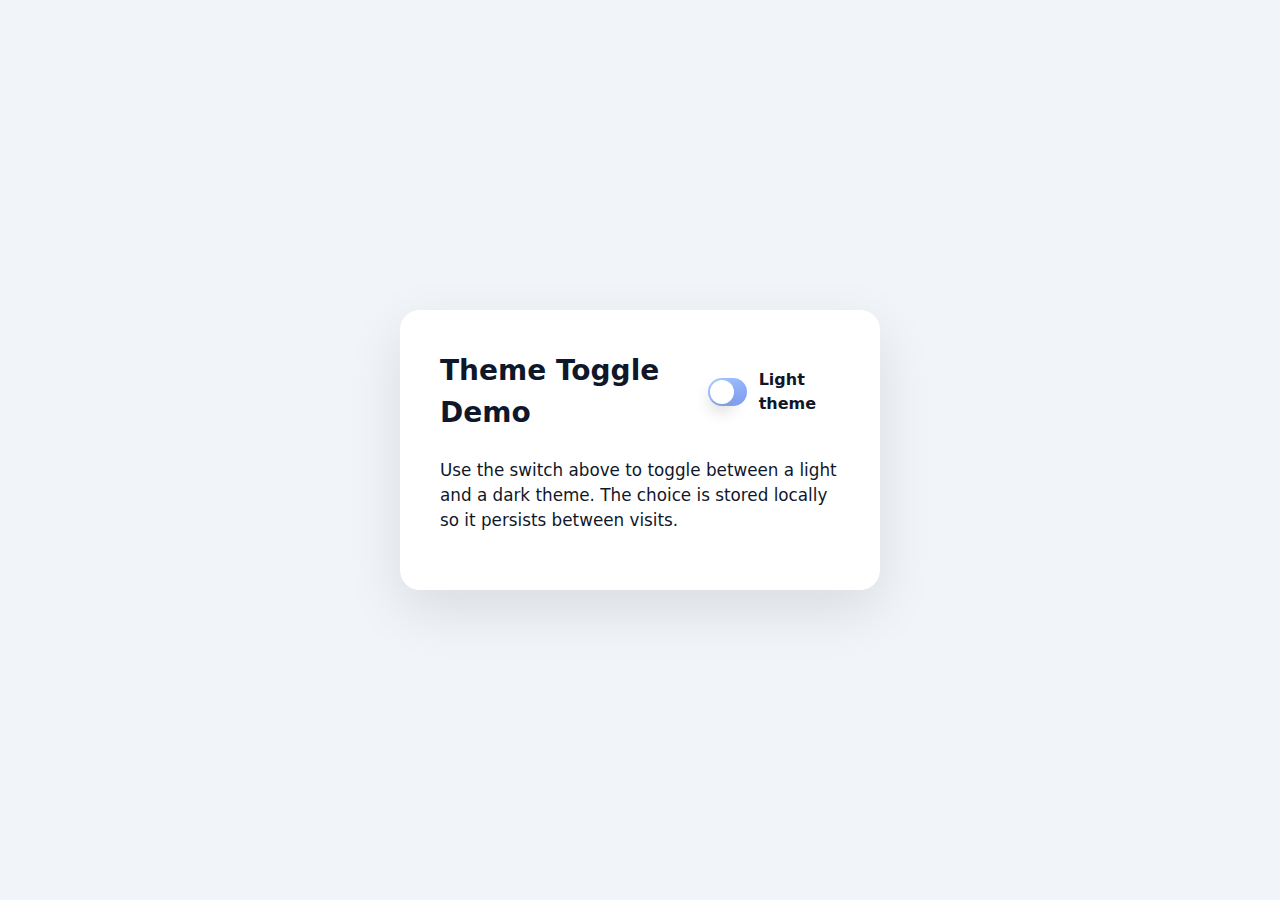
<file: index.html>
<!DOCTYPE html>
<html lang="en">
  <head>
    <meta charset="UTF-8" />
    <meta name="viewport" content="width=device-width, initial-scale=1.0" />
    <title>Theme Toggle Demo</title>
    <link rel="stylesheet" href="styles.css" />
  </head>
  <body class="theme-light">
    <main class="app">
      <header class="app__header">
        <h1>Theme Toggle Demo</h1>
        <label class="toggle" aria-label="Toggle between dark and light theme">
          <input type="checkbox" id="themeToggle" aria-live="polite" />
          <span class="toggle__track" aria-hidden="true">
            <span class="toggle__thumb"></span>
          </span>
          <span class="toggle__label" id="themeLabel">Light theme</span>
        </label>
      </header>
      <section class="app__content">
        <p>
          Use the switch above to toggle between a light and a dark theme. The choice
          is stored locally so it persists between visits.
        </p>
      </section>
    </main>
    <script src="script.js"></script>
  </body>
</html>
</file>
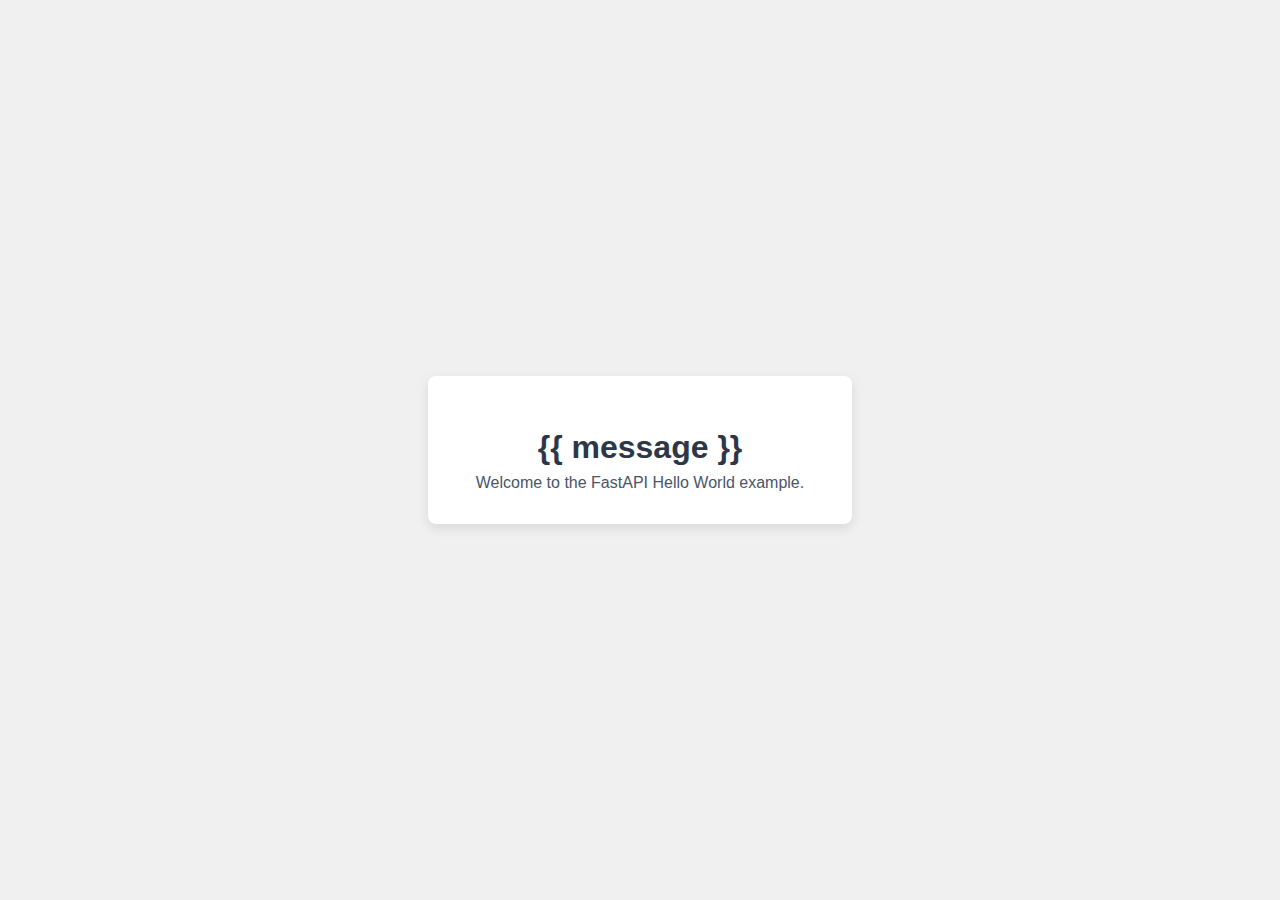
<file: templates/index.html>
<!DOCTYPE html>
<html lang="en">
<head>
    <meta charset="UTF-8">
    <meta name="viewport" content="width=device-width, initial-scale=1.0">
    <title>Hello World</title>
    <style>
        body {
            font-family: Arial, sans-serif;
            display: flex;
            justify-content: center;
            align-items: center;
            height: 100vh;
            margin: 0;
            background-color: #f0f0f0;
        }

        .container {
            text-align: center;
            background: white;
            padding: 2rem 3rem;
            border-radius: 8px;
            box-shadow: 0 4px 12px rgba(0, 0, 0, 0.1);
        }

        h1 {
            color: #2d3748;
            margin-bottom: 0.5rem;
        }

        p {
            color: #4a5568;
            margin: 0;
        }
    </style>
</head>
<body>
<div class="container">
    <h1>{{ message }}</h1>
    <p>Welcome to the FastAPI Hello World example.</p>
</div>
</body>
</html>
</file>
<file: styles.css>
:root {
  color-scheme: light dark;
  font-family: "Inter", system-ui, -apple-system, BlinkMacSystemFont, "Segoe UI",
    sans-serif;
  line-height: 1.5;
  font-size: 16px;
}

* {
  box-sizing: border-box;
}

body {
  margin: 0;
  min-height: 100vh;
  display: flex;
  align-items: center;
  justify-content: center;
  transition: background-color 0.3s ease, color 0.3s ease;
}

.app {
  width: min(90vw, 480px);
  padding: 2.5rem;
  border-radius: 1.25rem;
  box-shadow: 0 1.25rem 3.5rem rgba(0, 0, 0, 0.1);
  transition: background-color 0.3s ease, color 0.3s ease, box-shadow 0.3s ease;
}

.app__header {
  display: flex;
  align-items: center;
  justify-content: space-between;
  gap: 1.5rem;
  margin-bottom: 1.5rem;
}

.app__header h1 {
  font-size: 1.75rem;
  margin: 0;
}

.app__content {
  font-size: 1.05rem;
}

.toggle {
  display: inline-flex;
  align-items: center;
  gap: 0.75rem;
  cursor: pointer;
  user-select: none;
}

.toggle input {
  display: none;
}

.toggle__track {
  position: relative;
  width: 3.25rem;
  height: 1.75rem;
  border-radius: 999px;
  background: linear-gradient(135deg, #abd1ff, #7f9cf5);
  transition: background 0.3s ease;
}

.toggle__thumb {
  position: absolute;
  top: 0.125rem;
  left: 0.125rem;
  width: 1.5rem;
  height: 1.5rem;
  border-radius: 50%;
  background: white;
  box-shadow: 0 0.5rem 1rem rgba(0, 0, 0, 0.15);
  transition: transform 0.3s ease, background 0.3s ease;
}

body.theme-dark {
  background-color: #0f172a;
  color: #f8fafc;
}

body.theme-dark .app {
  background-color: rgba(15, 23, 42, 0.9);
  box-shadow: 0 1.25rem 3.5rem rgba(15, 23, 42, 0.6);
}

body.theme-dark .toggle__track {
  background: linear-gradient(135deg, #facc15, #f97316);
}

body.theme-dark .toggle__thumb {
  transform: translateX(1.5rem);
  background: #0f172a;
}

body.theme-light {
  background-color: #f1f5f9;
  color: #0f172a;
}

body.theme-light .app {
  background-color: white;
}

.toggle__label {
  font-weight: 600;
}
</file>
